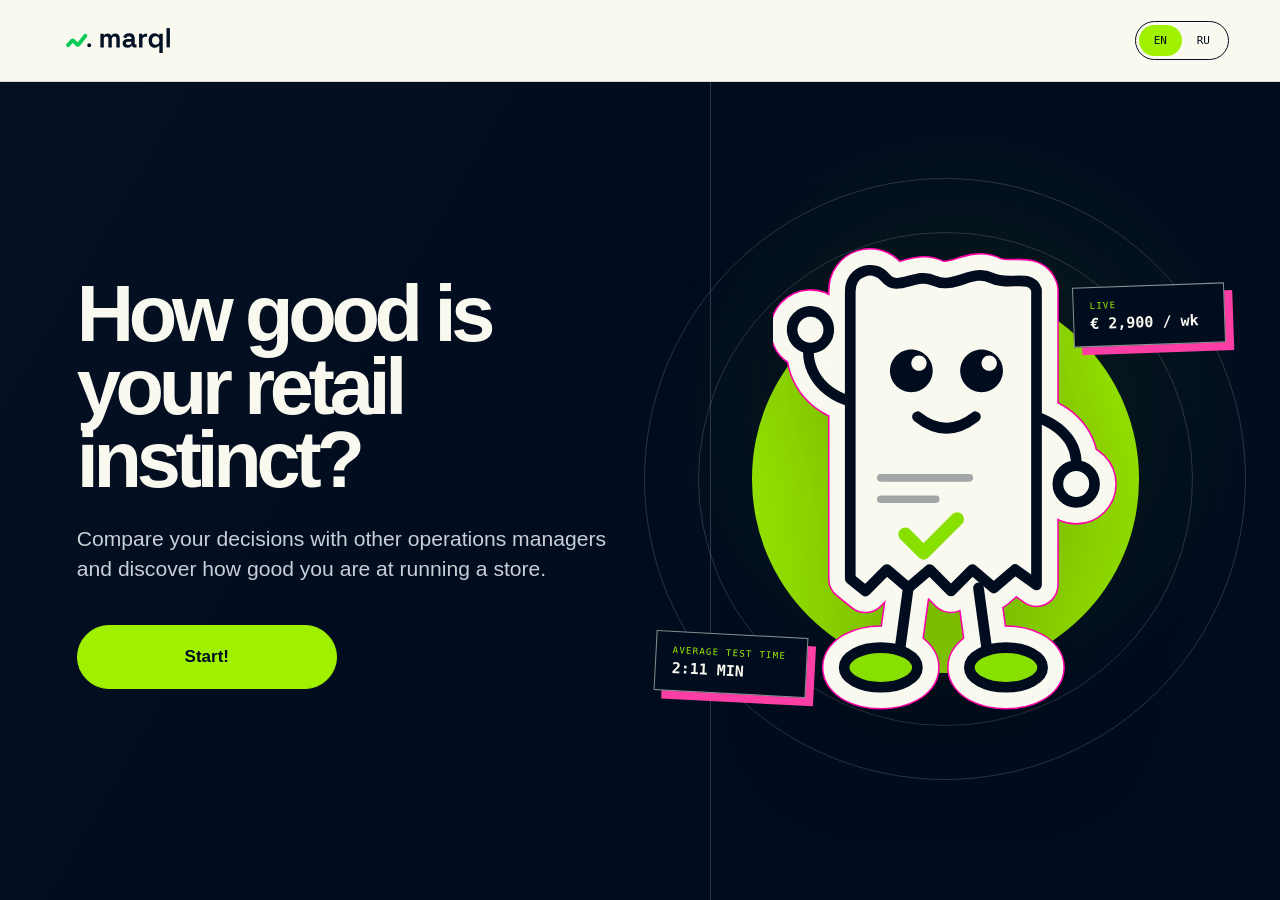
<file: index.html>
<!doctype html>
<html lang="en">
  <head>
    <meta charset="UTF-8" />
    <meta name="viewport" content="width=device-width, initial-scale=1.0, viewport-fit=cover" />
    <meta name="theme-color" content="#010d1f" />
    <meta
      name="description"
      content="A five-decision retail operations game by marql. Compare your calls with other operators and discover your management style."
    />
    <title>Retail instincts — a marql decision game</title>
    <link rel="stylesheet" href="styles.css?v=20261006-8" />
  </head>
  <body>
    <div class="site-shell">
      <header class="topbar" aria-label="Site header">
        <button class="brand" id="brandButton" type="button" aria-label="Back to the start">
          <span class="brand-logo-shell">
            <img class="brand-logo" src="assets/marql-logo-light.svg" alt="marql" />
          </span>
        </button>

        <div class="language-switch" role="group" aria-label="Language">
          <button class="language-button is-active" type="button" data-lang="en" aria-pressed="true">EN</button>
          <button class="language-button" type="button" data-lang="ru" aria-pressed="false">RU</button>
        </div>
      </header>

      <main id="app" tabindex="-1">
        <section class="screen intro-screen main-intro is-active" id="introScreen" aria-labelledby="introTitle">
          <div class="intro-copy">
            <h1 id="introTitle" data-i18n="introTitle">How good is your retail instinct?</h1>
            <p class="intro-lead" data-i18n="introLead">
              Compare your decisions with other operations managers and discover how good you are at running a store.
            </p>
            <button class="primary-button start-button" id="startButton" type="button">
              <span data-i18n="start">Start!</span>
            </button>
          </div>

          <div class="mascot-stage" aria-label="marql receipt mascot">
            <div class="orbit orbit-one" aria-hidden="true"></div>
            <div class="orbit orbit-two" aria-hidden="true"></div>
            <div class="mascot-halo" aria-hidden="true"></div>
            <img src="assets/receipt-mascot-animated.svg" alt="A cheerful receipt mascot waving hello" />
            <div class="mascot-note note-top" aria-hidden="true">
              <span>LIVE</span>
              <strong>€ 2,900 / wk</strong>
            </div>
            <div class="mascot-note note-bottom" aria-hidden="true">
              <span data-i18n="averageTime">AVERAGE TEST TIME</span>
              <strong data-i18n="averageTimeValue">2:11 MIN</strong>
            </div>
          </div>
        </section>

        <section class="screen game-screen" id="gameScreen" aria-live="polite" aria-labelledby="questionTitle">
          <div class="game-header">
            <div>
              <p class="eyebrow dark" id="questionKicker">Situation 01</p>
              <p class="progress-copy"><span id="progressCurrent">1</span> / 5</p>
            </div>
            <div class="progress-track" aria-label="Question progress">
              <span></span><span></span><span></span><span></span><span></span>
            </div>
          </div>

          <div class="question-layout">
            <aside class="signal-panel" aria-label="Store signal">
              <p class="signal-label" id="signalLabel">Weekly sales at risk</p>
              <p class="signal-value" id="signalValue">€ 6,400</p>
              <p class="signal-detail" id="signalDetail">8 days until regular delivery</p>
              <div class="signal-bars" aria-hidden="true">
                <span></span><span></span><span></span><span></span><span></span><span></span><span></span><span></span>
              </div>
              <div class="question-mascot" id="questionMascot" role="img" aria-label="">
                <span class="question-mascot-halo" aria-hidden="true"></span>
                <img id="questionMascotImage" src="assets/Group.svg" alt="" />
                <span class="question-mascot-shadow" aria-hidden="true"></span>
              </div>
            </aside>

            <div class="question-panel">
              <div class="question-heading">
                <p class="question-tag" id="questionTag">INVENTORY</p>
                <h2 id="questionTitle"></h2>
                <p id="questionContext"></p>
              </div>

              <div class="options-grid" id="optionsGrid" role="radiogroup" aria-label="Decision options"></div>

              <div class="peer-panel" id="peerPanel" hidden>
                <div class="peer-heading">
                  <div>
                    <p class="eyebrow dark" data-i18n="peerPulse">Peer pulse</p>
                    <h3 data-i18n="peerTitle">How operators answered</h3>
                  </div>
                  <p class="peer-match" id="peerMatch"></p>
                </div>
                <div class="peer-bars" id="peerBars"></div>
                <p class="peer-note" data-i18n="peerNote">Illustrative benchmark for this game.</p>
                <button class="primary-button continue-button" id="continueButton" type="button">
                  <span data-i18n="next">Next situation</span>
                  <span class="button-icon" aria-hidden="true">→</span>
                </button>
              </div>
            </div>
          </div>
        </section>

        <section class="screen result-screen" id="resultScreen" aria-live="polite" aria-labelledby="resultTitle">
          <div class="result-intro">
            <h2 id="resultTitle">You are — The balanced operator</h2>
            <p id="resultSummary"></p>
          </div>

          <div class="result-grid">
            <div class="risk-card">
              <div class="card-heading">
                <span data-i18n="decisionStyle">Decision style</span>
                <strong id="riskScore">52 / 100</strong>
              </div>

              <div class="risk-plot" id="riskPlot">
                <svg viewBox="0 0 720 170" role="img" aria-label="Your position from conservative to bold">
                  <defs>
                    <linearGradient id="areaFill" x1="0" x2="1">
                      <stop offset="0" stop-color="#faf9f0" stop-opacity="0.05" />
                      <stop offset="0.55" stop-color="#9ff100" stop-opacity="0.24" />
                      <stop offset="1" stop-color="#ff5ca8" stop-opacity="0.18" />
                    </linearGradient>
                  </defs>
                  <path class="plot-grid" d="M40 20V145M200 20V145M360 20V145M520 20V145M680 20V145" />
                  <path class="plot-area" d="M40 132 C150 120, 225 82, 330 96 S530 25, 680 52 L680 145 L40 145 Z" />
                  <path class="plot-line" d="M40 132 C150 120, 225 82, 330 96 S530 25, 680 52" />
                  <g id="decisionDots"></g>
                </svg>
                <div class="plot-marker" id="plotMarker">
                  <span data-i18n="you">YOU</span>
                </div>
              </div>

              <div class="scale-labels">
                <span data-i18n="conservative">Conservative</span>
                <span data-i18n="calculated">Calculated</span>
                <span data-i18n="bold">Bold</span>
              </div>
            </div>

            <div class="score-stack">
              <article class="score-card lime-card">
                <p data-i18n="decisionQuality">Decision quality</p>
                <strong id="qualityScore">80</strong>
                <span>/ 100</span>
              </article>
              <article class="score-card peer-card">
                <p data-i18n="majorityMatches">Majority matches</p>
                <strong id="majorityMatches">3 / 5</strong>
                <span data-i18n="amongScenarios">across the five calls</span>
              </article>
            </div>

            <article class="profile-card">
              <p class="eyebrow dark" data-i18n="profileLabel">Your management read</p>
              <h3 id="profileHeading"></h3>
              <p id="profileBody"></p>
              <div class="strength-list" id="strengthList"></div>
              <div class="share-control">
                <button class="share-button" id="shareButton" type="button" data-i18n="shareResult" aria-expanded="false" aria-controls="shareMenu">Share result</button>
                <div class="share-menu" id="shareMenu" hidden>
                  <a class="share-platform linkedin" id="linkedinShare" href="#" target="_blank" rel="noreferrer">LinkedIn</a>
                  <a class="share-platform x-twitter" id="xShare" href="#" target="_blank" rel="noreferrer">X / Twitter</a>
                </div>
              </div>
            </article>

            <article class="cta-card">
              <p class="eyebrow" data-i18n="nextMove">Your next move</p>
              <h3 data-i18n="ctaTitle">Great operators still need a second pair of eyes.</h3>
              <p data-i18n="ctaBody">
                marql connects your store data, surfaces the decisions with money at stake, and helps you measure what each call was worth.
              </p>
              <div class="cta-primary-action">
                <a class="cta-link" href="https://marql.one/" target="_blank" rel="noreferrer" data-i18n="tryMarql">Try marql</a>
                <p class="cta-offer" data-i18n="freeMonthNote">1st month free</p>
              </div>
            </article>
          </div>
        </section>
      </main>
    </div>

    <script src="app.js?v=20261006-6"></script>
  </body>
</html>
</file>
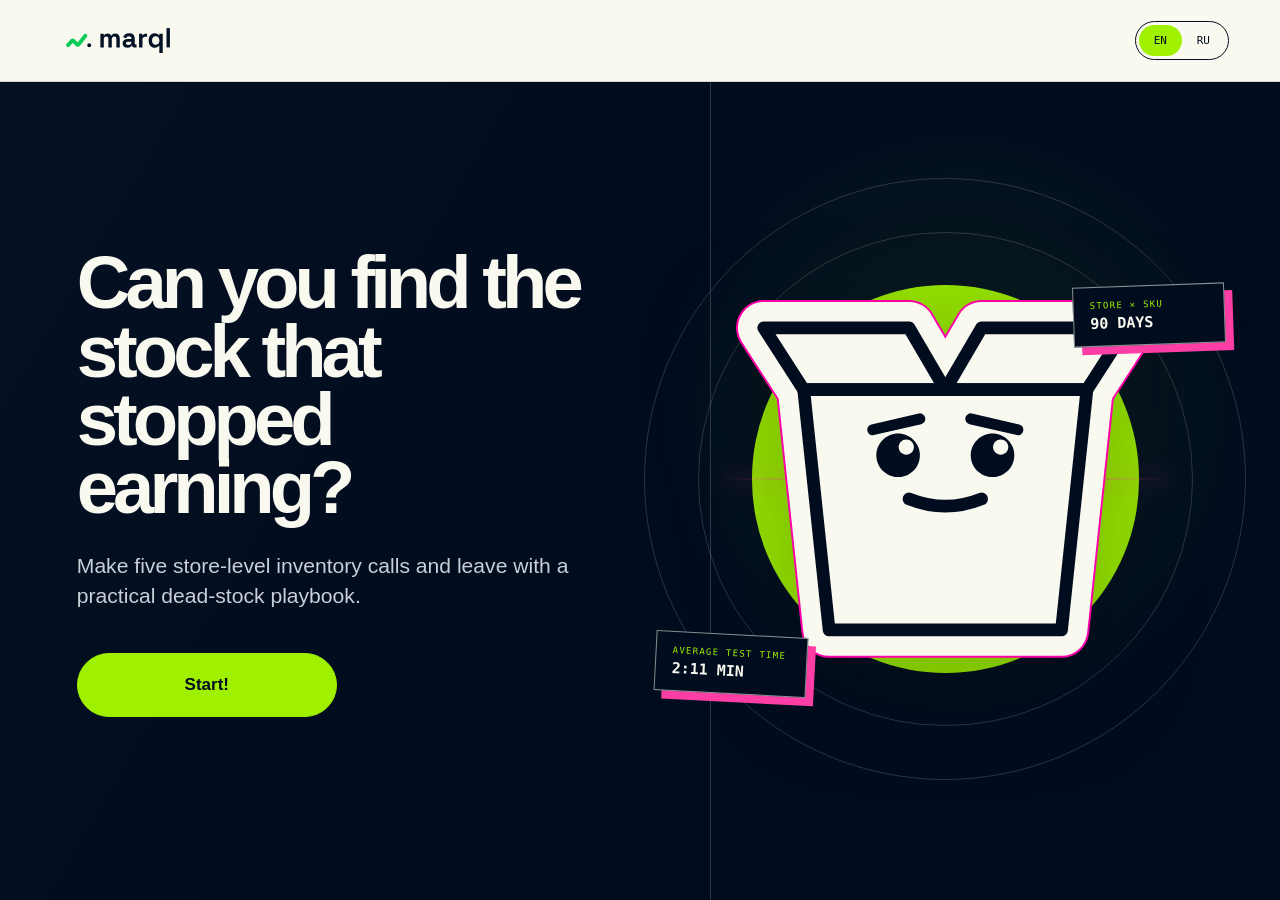
<file: dead-stock/index.html>
<!doctype html>
<html lang="en">
  <head>
    <meta charset="UTF-8" />
    <meta name="viewport" content="width=device-width, initial-scale=1.0, viewport-fit=cover" />
    <meta name="theme-color" content="#010d1f" />
    <meta
      name="description"
      content="A five-question marql game about finding and acting on dead stock store by store."
    />
    <title>Find the dead stock — a marql retail game</title>
    <link rel="stylesheet" href="../styles.css?v=20261006-8" />
    <link rel="stylesheet" href="../desigions/styles.css?v=20261006-6" />
    <link rel="stylesheet" href="styles.css?v=20261007-1" />
  </head>
  <body>
    <div class="site-shell">
      <header class="topbar" aria-label="Site header">
        <button class="brand" id="brandButton" type="button" aria-label="Back to the start">
          <span class="brand-logo-shell">
            <img class="brand-logo" src="../assets/marql-logo-light.svg" alt="marql" />
          </span>
        </button>

        <div class="language-switch" role="group" aria-label="Language">
          <button class="language-button is-active" type="button" data-lang="en" aria-pressed="true">EN</button>
          <button class="language-button" type="button" data-lang="ru" aria-pressed="false">RU</button>
        </div>
      </header>

      <main id="app" tabindex="-1">
        <section class="screen intro-screen knowledge-intro dead-stock-intro is-active" id="introScreen" aria-labelledby="introTitle">
          <div class="intro-copy">
            <h1 id="introTitle" data-i18n="introTitle">Can you find the stock that stopped earning?</h1>
            <p class="intro-lead" data-i18n="introLead">
              Make five store-level inventory calls and leave with a practical dead-stock playbook.
            </p>
            <button class="primary-button start-button" id="startButton" type="button">
              <span data-i18n="start">Start!</span>
            </button>
          </div>

          <div class="mascot-stage velocity-stage stock-stage" role="img" aria-label="A stock crate mascot ready for an inventory check">
            <div class="orbit orbit-one" aria-hidden="true"></div>
            <div class="orbit orbit-two" aria-hidden="true"></div>
            <div class="velocity-rings" aria-hidden="true"><span></span><span></span><span></span></div>
            <div class="mascot-halo" aria-hidden="true"></div>
            <img src="../assets/Group-6.svg" alt="" />
            <div class="mascot-note note-top" aria-hidden="true">
              <span data-i18n="scanLabel">STORE × SKU</span>
              <strong>90 DAYS</strong>
            </div>
            <div class="mascot-note note-bottom" aria-hidden="true">
              <span data-i18n="averageTime">AVERAGE TEST TIME</span>
              <strong data-i18n="averageTimeValue">2:11 MIN</strong>
            </div>
          </div>
        </section>

        <section class="screen game-screen knowledge-game dead-stock-game" id="gameScreen" aria-live="polite" aria-labelledby="questionTitle">
          <div class="game-header">
            <div>
              <p class="eyebrow dark" id="questionKicker">Check 01</p>
              <p class="progress-copy"><span id="progressCurrent">1</span> / 5</p>
            </div>
            <div class="progress-track five-step" aria-label="Question progress">
              <span></span><span></span><span></span><span></span><span></span>
            </div>
          </div>

          <div class="question-layout">
            <aside class="signal-panel" aria-label="Inventory signal">
              <p class="signal-label" id="signalLabel"></p>
              <p class="signal-value" id="signalValue"></p>
              <p class="signal-detail" id="signalDetail"></p>
              <div class="signal-bars" aria-hidden="true">
                <span></span><span></span><span></span><span></span><span></span><span></span><span></span><span></span>
              </div>
              <div class="question-mascot motion-sort" id="questionMascot" role="img" aria-label="">
                <span class="question-mascot-halo" aria-hidden="true"></span>
                <img id="questionMascotImage" src="../assets/Group-6.svg" alt="" />
                <span class="question-mascot-shadow" aria-hidden="true"></span>
              </div>
            </aside>

            <div class="question-panel">
              <div class="question-heading">
                <p class="question-tag" id="questionTag">STORE-LEVEL VIEW</p>
                <h2 id="questionTitle"></h2>
                <p id="questionContext"></p>
              </div>

              <div class="options-grid" id="optionsGrid" role="radiogroup" aria-label="Answer options"></div>

              <div class="lock-panel" id="lockPanel" hidden>
                <div>
                  <p class="eyebrow dark" data-i18n="decisionLogged">Decision logged</p>
                  <p data-i18n="revealLater">We will unpack the inventory logic at the end.</p>
                </div>
                <button class="primary-button continue-button" id="continueButton" type="button">
                  <span data-i18n="next">Next check</span>
                </button>
              </div>
            </div>
          </div>
        </section>

        <section class="screen result-screen knowledge-result" id="resultScreen" aria-live="polite" aria-labelledby="resultTitle">
          <div class="result-intro result-intro-grid">
            <div>
              <h2 id="resultTitle"></h2>
              <p id="resultSummary"></p>
            </div>
            <div class="result-score" aria-label="Quiz score">
              <span data-i18n="score">SCORE</span>
              <strong id="scoreValue">5 / 5</strong>
              <div class="score-dots five-score" id="scoreDots" aria-hidden="true"><i></i><i></i><i></i><i></i><i></i></div>
            </div>
          </div>

          <div class="answer-review" id="answerReview"></div>

          <article class="today-plan">
            <div>
              <p class="eyebrow dark" data-i18n="todayLabel">A practical first scan</p>
              <h3 data-i18n="todayTitle">Find the money, verify the units, match the action.</h3>
            </div>
            <ol>
              <li><span>01</span><p data-i18n="todayOne">Calculate days of cover for every product and store from the last 90 days of sales.</p></li>
              <li><span>02</span><p data-i18n="todayTwo">Count flagged stock and separate dead, slow and excess positions.</p></li>
              <li><span>03</span><p data-i18n="todayThree">Transfer, pause reorders or clear — then rerun the same list in one or two weeks.</p></li>
            </ol>
          </article>

          <p class="source-note">
            <span data-i18n="sourceLabel">Rules and examples are based on the marql article</span>
            <a href="https://marql.one/blog/how-to-find-dead-stock-in-a-retail-chain" target="_blank" rel="noreferrer" data-i18n="sourceLink">How to Find Dead Stock in a Retail Chain, Store by Store</a>.
          </p>

          <article class="cta-card knowledge-cta">
            <div>
              <p class="eyebrow" data-i18n="ctaEyebrow">From list to action</p>
              <h3 data-i18n="ctaTitle">marql finds dead stock store by store.</h3>
              <p data-i18n="ctaBody">
                Connect POS and ERP data to see days of cover and capital at cost, review transfer drafts and measure what each accepted action changed.
              </p>
            </div>
            <div class="cta-actions">
              <div class="cta-primary-action">
                <a class="cta-link cta-pill" href="https://marql.one/" target="_blank" rel="noreferrer" data-i18n="tryMarql">Try marql</a>
                <p class="cta-offer" data-i18n="freeMonthNote">1st month free</p>
              </div>
              <div class="share-control">
                <button class="share-button" id="shareButton" type="button" data-i18n="shareResult" aria-expanded="false" aria-controls="shareMenu">Share result</button>
                <div class="share-menu" id="shareMenu" hidden>
                  <a class="share-platform linkedin" id="linkedinShare" href="#" target="_blank" rel="noreferrer">LinkedIn</a>
                  <a class="share-platform x-twitter" id="xShare" href="#" target="_blank" rel="noreferrer">X / Twitter</a>
                </div>
              </div>
            </div>
          </article>
        </section>
      </main>
    </div>

    <script src="app.js?v=20261007-2"></script>
  </body>
</html>
</file>
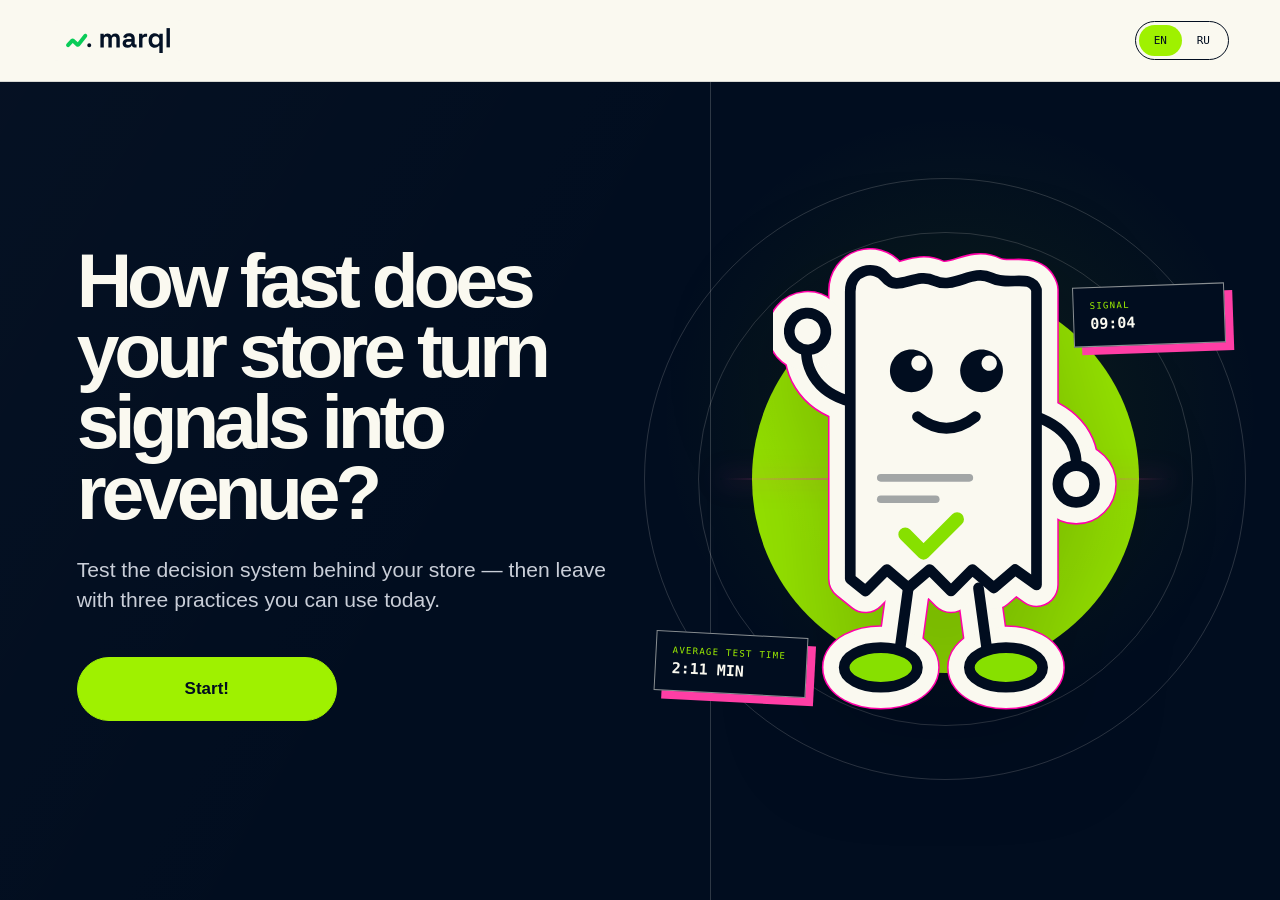
<file: desigions/index.html>
<!doctype html>
<html lang="en">
  <head>
    <meta charset="UTF-8" />
    <meta name="viewport" content="width=device-width, initial-scale=1.0, viewport-fit=cover" />
    <meta name="theme-color" content="#010d1f" />
    <meta
      name="description"
      content="A three-question marql game about decision velocity, trusted signals and measurable retail impact."
    />
    <title>Decision velocity — a marql retail game</title>
    <link rel="stylesheet" href="../styles.css?v=20261006-8" />
    <link rel="stylesheet" href="styles.css?v=20261006-6" />
  </head>
  <body>
    <div class="site-shell">
      <header class="topbar" aria-label="Site header">
        <button class="brand" id="brandButton" type="button" aria-label="Back to the start">
          <span class="brand-logo-shell">
            <img class="brand-logo" src="../assets/marql-logo-light.svg" alt="marql" />
          </span>
        </button>

        <div class="language-switch" role="group" aria-label="Language">
          <button class="language-button is-active" type="button" data-lang="en" aria-pressed="true">EN</button>
          <button class="language-button" type="button" data-lang="ru" aria-pressed="false">RU</button>
        </div>
      </header>

      <main id="app" tabindex="-1">
        <section class="screen intro-screen knowledge-intro is-active" id="introScreen" aria-labelledby="introTitle">
          <div class="intro-copy">
            <h1 id="introTitle" data-i18n="introTitle">How fast does your store turn signals into revenue?</h1>
            <p class="intro-lead" data-i18n="introLead">
              Test the decision system behind your store — then leave with three practices you can use today.
            </p>
            <button class="primary-button start-button" id="startButton" type="button">
              <span data-i18n="start">Start!</span>
            </button>
          </div>

          <div class="mascot-stage velocity-stage" aria-label="marql receipt mascot">
            <div class="orbit orbit-one" aria-hidden="true"></div>
            <div class="orbit orbit-two" aria-hidden="true"></div>
            <div class="velocity-rings" aria-hidden="true"><span></span><span></span><span></span></div>
            <div class="mascot-halo" aria-hidden="true"></div>
            <img src="../assets/receipt-mascot-animated.svg" alt="A cheerful receipt mascot waving hello" />
            <div class="mascot-note note-top" aria-hidden="true">
              <span data-i18n="signal">SIGNAL</span>
              <strong>09:04</strong>
            </div>
            <div class="mascot-note note-bottom" aria-hidden="true">
              <span data-i18n="averageTime">AVERAGE TEST TIME</span>
              <strong data-i18n="averageTimeValue">2:11 MIN</strong>
            </div>
          </div>
        </section>

        <section class="screen game-screen knowledge-game" id="gameScreen" aria-live="polite" aria-labelledby="questionTitle">
          <div class="game-header">
            <div>
              <p class="eyebrow dark" id="questionKicker">Decision 01</p>
              <p class="progress-copy"><span id="progressCurrent">1</span> / 3</p>
            </div>
            <div class="progress-track three-step" aria-label="Question progress">
              <span></span><span></span><span></span>
            </div>
          </div>

          <div class="question-layout">
            <aside class="signal-panel" aria-label="Decision signal">
              <p class="signal-label" id="signalLabel"></p>
              <p class="signal-value" id="signalValue"></p>
              <p class="signal-detail" id="signalDetail"></p>
              <div class="signal-bars" aria-hidden="true">
                <span></span><span></span><span></span><span></span><span></span><span></span><span></span><span></span>
              </div>
              <div class="question-mascot motion-roll" id="questionMascot" role="img" aria-label="">
                <span class="question-mascot-halo" aria-hidden="true"></span>
                <img id="questionMascotImage" src="../assets/Group.svg" alt="" />
                <span class="question-mascot-shadow" aria-hidden="true"></span>
              </div>
            </aside>

            <div class="question-panel">
              <div class="question-heading">
                <p class="question-tag" id="questionTag">REVENUE VELOCITY</p>
                <h2 id="questionTitle"></h2>
                <p id="questionContext"></p>
              </div>

              <div class="options-grid" id="optionsGrid" role="radiogroup" aria-label="Answer options"></div>

              <div class="lock-panel" id="lockPanel" hidden>
                <div>
                  <p class="eyebrow dark" data-i18n="decisionLogged">Decision logged</p>
                  <p data-i18n="revealLater">We will unpack the operating logic at the end.</p>
                </div>
                <button class="primary-button continue-button" id="continueButton" type="button">
                  <span data-i18n="next">Next question</span>
                  <span class="button-icon" aria-hidden="true">→</span>
                </button>
              </div>
            </div>
          </div>
        </section>

        <section class="screen result-screen knowledge-result" id="resultScreen" aria-live="polite" aria-labelledby="resultTitle">
          <div class="result-intro result-intro-grid">
            <div>
              <h2 id="resultTitle"></h2>
              <p id="resultSummary"></p>
            </div>
            <div class="result-score" aria-label="Quiz score">
              <span data-i18n="score">SCORE</span>
              <strong id="scoreValue">3 / 3</strong>
              <div class="score-dots" id="scoreDots" aria-hidden="true"><i></i><i></i><i></i></div>
            </div>
          </div>

          <div class="answer-review" id="answerReview"></div>

          <article class="today-plan">
            <div>
              <p class="eyebrow dark" data-i18n="todayLabel">A 30-minute start</p>
              <h3 data-i18n="todayTitle">Build one complete decision loop today.</h3>
            </div>
            <ol>
              <li><span>01</span><p data-i18n="todayOne">Choose one live issue and write down the money at stake.</p></li>
              <li><span>02</span><p data-i18n="todayTwo">Name the owner, source, action and decision deadline.</p></li>
              <li><span>03</span><p data-i18n="todayThree">Set the comparison and date that will prove the result.</p></li>
            </ol>
          </article>

          <article class="cta-card knowledge-cta">
            <div>
              <p class="eyebrow" data-i18n="ctaEyebrow">From habit to operating system</p>
              <h3 data-i18n="ctaTitle">marql makes every one of these loops faster.</h3>
              <p data-i18n="ctaBody">
                It connects your live data, ranks decisions by money at stake, shows every source and tracks what each approved action was worth — across every store.
              </p>
            </div>
            <div class="cta-actions">
              <div class="cta-primary-action">
                <a class="cta-link cta-pill" href="https://marql.one/" target="_blank" rel="noreferrer" data-i18n="tryMarql">Try marql</a>
                <p class="cta-offer" data-i18n="freeMonthNote">1st month free</p>
              </div>
              <div class="share-control">
                <button class="share-button" id="shareButton" type="button" data-i18n="shareResult" aria-expanded="false" aria-controls="shareMenu">Share result</button>
                <div class="share-menu" id="shareMenu" hidden>
                  <a class="share-platform linkedin" id="linkedinShare" href="#" target="_blank" rel="noreferrer">LinkedIn</a>
                  <a class="share-platform x-twitter" id="xShare" href="#" target="_blank" rel="noreferrer">X / Twitter</a>
                </div>
              </div>
            </div>
          </article>
        </section>
      </main>
    </div>

    <script src="app.js?v=20261006-6"></script>
  </body>
</html>
</file>
<file: styles.css>
:root {
  --navy: #010d1f;
  --navy-soft: #0a1628;
  --cream: #faf9f0;
  --cream-muted: #ebece2;
  --lime: #9ff100;
  --green: #87e000;
  --pink: #ff3ea5;
  --ink-muted: #7f899e;
  --line-dark: rgba(1, 13, 31, 0.14);
  --line-light: rgba(250, 249, 240, 0.18);
  --font-sans: "Geist", "Avenir Next", "Segoe UI", Helvetica, Arial, sans-serif;
  --font-mono: "Geist Mono", "SFMono-Regular", Consolas, monospace;
}

* {
  box-sizing: border-box;
}

html {
  min-width: 320px;
  background: var(--navy);
  scroll-behavior: smooth;
}

body {
  margin: 0;
  min-width: 320px;
  min-height: 100vh;
  color: var(--cream);
  background: var(--navy);
  font-family: var(--font-sans);
  -webkit-font-smoothing: antialiased;
}

button,
a {
  -webkit-tap-highlight-color: transparent;
}

button {
  font: inherit;
}

button:focus-visible,
a:focus-visible {
  outline: 3px solid var(--pink);
  outline-offset: 4px;
}

.site-shell {
  min-height: 100vh;
}

.topbar {
  position: fixed;
  z-index: 20;
  top: 0;
  left: 0;
  width: 100%;
  height: 82px;
  display: flex;
  align-items: center;
  justify-content: space-between;
  padding: 0 clamp(22px, 4vw, 68px);
  color: var(--navy);
  background: #faf9f0;
  border-bottom: 1px solid var(--line-dark);
  backdrop-filter: blur(16px);
  transition: color 240ms ease, background 240ms ease, border-color 240ms ease;
}

.topbar.on-light {
  color: var(--navy);
  background: #faf9f0;
  border-bottom-color: var(--line-dark);
}

.brand {
  display: flex;
  align-items: center;
  gap: 14px;
  padding: 0;
  color: inherit;
  background: none;
  border: 0;
  cursor: pointer;
}

.brand-logo-shell {
  display: grid;
  padding: 5px 9px;
  place-items: center;
  background: var(--cream);
  border-radius: 7px;
}

.brand-logo {
  display: block;
  width: 116px;
  height: auto;
}

.brand-name {
  font-size: 29px;
  font-weight: 780;
  letter-spacing: -0.07em;
}

.brand-name span {
  color: var(--lime);
}

.brand-divider {
  width: 1px;
  height: 22px;
  background: currentColor;
  opacity: 0.3;
}

.brand-label {
  font-family: var(--font-mono);
  font-size: 11px;
  letter-spacing: 0.12em;
  text-transform: uppercase;
  opacity: 0.72;
}

.language-switch {
  display: flex;
  padding: 3px;
  border: 1px solid currentColor;
  border-radius: 999px;
}

.language-button {
  width: 43px;
  height: 31px;
  padding: 0;
  color: inherit;
  background: transparent;
  border: 0;
  border-radius: 999px;
  font-family: var(--font-mono);
  font-size: 11px;
  cursor: pointer;
}

.language-button.is-active {
  color: var(--navy);
  background: var(--lime);
}

.screen {
  display: none;
  min-height: 100vh;
  padding-top: 82px;
}

.screen.is-active {
  display: grid;
  animation: screen-in 420ms cubic-bezier(0.2, 0.8, 0.2, 1) both;
}

@keyframes screen-in {
  from { opacity: 0; transform: translateY(12px); }
  to { opacity: 1; transform: translateY(0); }
}

.eyebrow {
  margin: 0;
  color: var(--lime);
  font-family: var(--font-mono);
  font-size: 12px;
  font-weight: 650;
  letter-spacing: 0.13em;
  line-height: 1.5;
  text-transform: uppercase;
}

.eyebrow.dark {
  color: #5a6579;
}

.intro-screen {
  position: relative;
  grid-template-columns: minmax(0, 1.05fr) minmax(360px, 0.95fr);
  align-items: center;
  min-height: 100svh;
  padding-right: clamp(24px, 5vw, 84px);
  padding-bottom: 58px;
  padding-left: clamp(24px, 6vw, 96px);
  overflow: hidden;
  background:
    radial-gradient(circle at 75% 46%, rgba(159, 241, 0, 0.08), transparent 28%),
    linear-gradient(120deg, rgba(255, 255, 255, 0.02), transparent 45%),
    var(--navy);
}

.intro-screen::before {
  content: "";
  position: absolute;
  top: 82px;
  bottom: 54px;
  left: 55.5%;
  border-left: 1px solid var(--line-light);
}

.main-intro {
  padding-bottom: 24px;
}

.main-intro::before {
  bottom: 0;
}

.intro-copy > h1:first-child {
  margin-top: 0;
}

.intro-copy {
  position: relative;
  z-index: 2;
  max-width: 780px;
  padding: 64px 5vw 56px 0;
}

.intro-copy h1 {
  max-width: 760px;
  margin: 24px 0 28px;
  font-size: clamp(54px, 6.2vw, 102px);
  font-weight: 650;
  letter-spacing: -0.067em;
  line-height: 0.92;
}

.intro-lead {
  max-width: 620px;
  margin: 0;
  color: #c9ced8;
  font-size: clamp(18px, 1.65vw, 25px);
  line-height: 1.42;
}

.primary-button {
  display: inline-flex;
  align-items: center;
  justify-content: space-between;
  gap: 48px;
  min-height: 58px;
  padding: 7px 8px 7px 24px;
  color: var(--navy);
  background: var(--lime);
  border: 1px solid var(--lime);
  border-radius: 999px;
  font-size: 15px;
  font-weight: 700;
  cursor: pointer;
  transition: transform 180ms ease, background 180ms ease;
}

.primary-button:hover {
  transform: translateY(-2px);
  background: #b4ff3d;
}

.button-icon {
  display: grid;
  width: 43px;
  height: 43px;
  place-items: center;
  color: var(--cream);
  background: var(--navy);
  border-radius: 50%;
  font-size: 20px;
}

.start-button {
  margin-top: 42px;
  width: 260px;
  min-width: 260px;
  min-height: 64px;
  justify-content: center;
  padding: 12px 38px;
  font-size: 17px;
}

.start-button > span {
  display: block;
  width: 100%;
  text-align: center;
}

.mascot-stage {
  position: relative;
  display: grid;
  width: min(42vw, 620px);
  aspect-ratio: 1 / 1;
  place-items: center;
  justify-self: center;
}

.mascot-stage img {
  position: relative;
  z-index: 3;
  width: min(64%, 390px);
  height: auto;
  filter: drop-shadow(0 30px 55px rgba(0, 0, 0, 0.2));
  animation: mascot-float 4.5s ease-in-out infinite;
}

@keyframes mascot-float {
  0%, 100% { transform: translateY(0) rotate(-1deg); }
  50% { transform: translateY(-13px) rotate(1deg); }
}

.mascot-halo {
  position: absolute;
  width: 72%;
  height: 72%;
  background: var(--lime);
  border-radius: 50%;
  opacity: 0.94;
  filter: blur(0);
}

.orbit {
  position: absolute;
  border: 1px solid rgba(250, 249, 240, 0.16);
  border-radius: 50%;
}

.orbit-one { width: 92%; height: 92%; }
.orbit-two { width: 112%; height: 112%; }

.mascot-note {
  position: absolute;
  z-index: 5;
  min-width: 152px;
  padding: 13px 16px;
  color: var(--cream);
  background: var(--navy);
  border: 1px solid rgba(250, 249, 240, 0.55);
  box-shadow: 8px 8px 0 var(--pink);
  font-family: var(--font-mono);
  transform: rotate(-2deg);
}

.mascot-note span {
  display: block;
  color: var(--lime);
  font-size: 9px;
  letter-spacing: 0.14em;
}

.mascot-note strong {
  display: block;
  margin-top: 4px;
  font-size: 15px;
}

.note-top { top: 14%; right: -2%; }
.note-bottom { bottom: 10%; left: -4%; transform: rotate(3deg); }

.intro-footer {
  position: absolute;
  right: 0;
  bottom: 0;
  left: 0;
  display: flex;
  height: 54px;
  align-items: center;
  justify-content: space-around;
  color: var(--navy);
  background: var(--lime);
  font-family: var(--font-mono);
  font-size: 11px;
  letter-spacing: 0.14em;
}

.game-screen {
  color: var(--navy);
  background: var(--cream);
}

.game-header {
  display: grid;
  grid-template-columns: 220px 1fr;
  gap: 40px;
  align-items: end;
  padding: 44px clamp(24px, 5vw, 72px) 28px;
  border-bottom: 1px solid var(--line-dark);
}

.game-screen:not(.knowledge-game) .game-header {
  padding-top: 28px;
  padding-bottom: 20px;
}

.progress-copy {
  margin: 5px 0 0;
  font-family: var(--font-mono);
  font-size: 13px;
}

.progress-track {
  display: grid;
  grid-template-columns: repeat(5, 1fr);
  gap: 8px;
}

.progress-track span {
  height: 6px;
  background: #dfe1d8;
  border-radius: 99px;
  transition: background 240ms ease;
}

.progress-track span.is-complete,
.progress-track span.is-current {
  background: var(--navy);
}

.progress-track span.is-current {
  background: var(--lime);
  box-shadow: inset 0 0 0 1px var(--navy);
}

.question-layout {
  display: grid;
  grid-template-columns: minmax(250px, 0.36fr) minmax(0, 1fr);
  min-height: calc(100vh - 184px);
}

.signal-panel {
  position: relative;
  padding: clamp(32px, 5vw, 70px);
  color: var(--cream);
  background: var(--navy);
  border-right: 1px solid var(--navy);
  overflow: hidden;
}

.signal-topline {
  display: flex;
  align-items: center;
  gap: 9px;
  color: #9ba5b5;
  font-family: var(--font-mono);
  font-size: 10px;
  letter-spacing: 0.13em;
  text-transform: uppercase;
}

.signal-dot {
  width: 8px;
  height: 8px;
  background: var(--lime);
  border-radius: 50%;
  box-shadow: 0 0 0 5px rgba(159, 241, 0, 0.12);
}

.signal-label {
  margin: 72px 0 10px;
  color: #a3acba;
  font-size: 14px;
}

.game-screen:not(.knowledge-game) .signal-label {
  margin-top: 0;
}

.game-screen:not(.knowledge-game) .signal-panel {
  padding-top: 34px;
  padding-bottom: 34px;
}

.game-screen:not(.knowledge-game) .signal-bars {
  height: 104px;
  margin-top: 34px;
}

.game-screen:not(.knowledge-game) .question-mascot {
  height: 205px;
  margin-top: 22px;
}

.game-screen:not(.knowledge-game) .question-mascot img {
  max-height: 182px;
}

.signal-value {
  margin: 0;
  color: var(--lime);
  font-family: var(--font-mono);
  font-size: clamp(38px, 4vw, 66px);
  letter-spacing: -0.06em;
}

.signal-detail {
  max-width: 280px;
  margin: 18px 0 0;
  color: #c8ced7;
  font-size: 15px;
  line-height: 1.5;
}

.signal-bars {
  display: flex;
  height: 130px;
  align-items: end;
  gap: 8px;
  margin-top: 72px;
  padding-bottom: 12px;
  border-bottom: 1px solid rgba(250, 249, 240, 0.22);
}

.signal-bars span {
  flex: 1;
  min-width: 5px;
  background: var(--cream);
  opacity: 0.22;
}

.signal-bars span:nth-child(1) { height: 26%; }
.signal-bars span:nth-child(2) { height: 39%; }
.signal-bars span:nth-child(3) { height: 31%; }
.signal-bars span:nth-child(4) { height: 55%; }
.signal-bars span:nth-child(5) { height: 51%; }
.signal-bars span:nth-child(6) { height: 68%; }
.signal-bars span:nth-child(7) { height: 59%; }
.signal-bars span:nth-child(8) { height: 92%; background: var(--lime); opacity: 1; }

.question-mascot {
  position: relative;
  display: grid;
  width: min(100%, 250px);
  height: 250px;
  margin: 38px auto 0;
  place-items: center;
  isolation: isolate;
}

.question-mascot-halo {
  position: absolute;
  z-index: -2;
  width: 82%;
  aspect-ratio: 1;
  background: var(--lime);
  border-radius: 52% 48% 55% 45% / 45% 55% 48% 52%;
  opacity: 0.92;
  animation: mascot-halo-turn 12s linear infinite;
}

.question-mascot img {
  z-index: 1;
  display: block;
  width: 78%;
  max-height: 220px;
  object-fit: contain;
  filter: drop-shadow(0 18px 24px rgba(0, 0, 0, 0.22));
  transform-origin: 50% 82%;
  will-change: transform;
}

.question-mascot-shadow {
  position: absolute;
  z-index: -1;
  bottom: 7px;
  width: 58%;
  height: 14px;
  background: rgba(0, 0, 0, 0.34);
  border-radius: 50%;
  filter: blur(6px);
  animation: mascot-shadow 2.1s ease-in-out infinite;
}

.question-mascot.motion-roll img {
  animation: mascot-roll 2.4s cubic-bezier(0.45, 0, 0.2, 1) infinite;
}

.question-mascot.motion-count img {
  animation: mascot-count 1.8s ease-in-out infinite;
}

.question-mascot.motion-lift img {
  animation: mascot-lift 2.2s cubic-bezier(0.45, 0, 0.2, 1) infinite;
}

.question-mascot.motion-scan img {
  animation: mascot-scan 1.65s ease-in-out infinite;
  transform-origin: 44% 72%;
}

.question-mascot.motion-scan::after {
  content: "";
  position: absolute;
  z-index: 2;
  top: 31%;
  right: 0;
  width: 45%;
  height: 2px;
  background: linear-gradient(90deg, var(--lime), transparent);
  box-shadow: 0 0 10px var(--lime);
  transform-origin: left center;
  animation: scan-beam 1.65s ease-in-out infinite;
}

.question-mascot.motion-inspect img {
  width: 61%;
  animation: mascot-inspect 2.6s ease-in-out infinite;
}

@keyframes mascot-halo-turn {
  to { transform: rotate(360deg); }
}

@keyframes mascot-shadow {
  0%, 100% { opacity: 0.38; transform: scaleX(1); }
  50% { opacity: 0.22; transform: scaleX(0.78); }
}

@keyframes mascot-roll {
  0%, 12%, 88%, 100% { transform: translateX(-9px) rotate(-2deg); }
  45% { transform: translateX(11px) rotate(2deg); }
  58% { transform: translateX(11px) rotate(-1deg); }
}

@keyframes mascot-count {
  0%, 100% { transform: translateY(2px) rotate(-1.5deg) scale(1); }
  38% { transform: translateY(-10px) rotate(1.5deg) scale(1.02); }
  50% { transform: translateY(-7px) rotate(-1deg) scale(1.02); }
  62% { transform: translateY(-10px) rotate(1deg) scale(1.02); }
}

@keyframes mascot-lift {
  0%, 20%, 100% { transform: translateY(4px) scaleY(0.98); }
  43% { transform: translateY(-17px) scaleY(1.02); }
  58% { transform: translateY(-17px) rotate(2deg); }
  75% { transform: translateY(1px) scaleY(0.98); }
}

@keyframes mascot-scan {
  0%, 100% { transform: translateX(-4px) rotate(-8deg); }
  50% { transform: translateX(7px) rotate(8deg); }
}

@keyframes scan-beam {
  0%, 100% { opacity: 0.1; transform: rotate(-10deg) scaleX(0.65); }
  50% { opacity: 0.9; transform: rotate(10deg) scaleX(1); }
}

@keyframes mascot-inspect {
  0%, 100% { transform: translateY(2px) rotate(-3deg); }
  35% { transform: translateY(-12px) rotate(3deg); }
  65% { transform: translateY(-7px) rotate(-1deg); }
}

.question-panel {
  padding: clamp(36px, 5vw, 72px);
}

.game-screen:not(.knowledge-game) .question-panel {
  padding-top: 34px;
  padding-bottom: 34px;
}

.question-heading {
  max-width: 920px;
}

.question-tag {
  display: inline-block;
  margin: 0 0 18px;
  padding: 6px 10px;
  color: var(--navy);
  background: var(--lime);
  border-radius: 4px;
  font-family: var(--font-mono);
  font-size: 10px;
  font-weight: 700;
  letter-spacing: 0.13em;
}

.question-heading h2 {
  margin: 0;
  max-width: 980px;
  font-size: clamp(31px, 3.45vw, 58px);
  font-weight: 620;
  letter-spacing: -0.052em;
  line-height: 1.03;
}

.question-heading > p:last-child {
  max-width: 830px;
  margin: 22px 0 0;
  color: #596376;
  font-size: 16px;
  line-height: 1.55;
}

.options-grid {
  display: grid;
  grid-template-columns: repeat(2, minmax(0, 1fr));
  gap: 12px;
  margin-top: 38px;
}

.game-screen:not(.knowledge-game) .options-grid {
  margin-top: 28px;
}

.game-screen:not(.knowledge-game) .option-button {
  min-height: 112px;
  padding-top: 18px;
  padding-bottom: 18px;
}

.game-screen:not(.knowledge-game) .option-letter {
  margin-bottom: 9px;
}

@media (min-width: 981px) and (max-height: 820px) {
  .game-screen:not(.knowledge-game) .game-header {
    padding-top: 18px;
    padding-bottom: 14px;
  }

  .game-screen:not(.knowledge-game) .signal-panel,
  .game-screen:not(.knowledge-game) .question-panel {
    padding-top: 24px;
    padding-bottom: 24px;
  }

  .game-screen:not(.knowledge-game) .signal-value {
    font-size: 48px;
  }

  .game-screen:not(.knowledge-game) .signal-detail {
    margin-top: 10px;
  }

  .game-screen:not(.knowledge-game) .signal-bars {
    height: 72px;
    margin-top: 22px;
  }

  .game-screen:not(.knowledge-game) .question-mascot {
    height: 150px;
    margin-top: 14px;
  }

  .game-screen:not(.knowledge-game) .question-mascot img {
    max-height: 136px;
  }

  .game-screen:not(.knowledge-game) .question-tag {
    margin-bottom: 11px;
  }

  .game-screen:not(.knowledge-game) .question-heading h2 {
    font-size: clamp(30px, 3vw, 46px);
  }

  .game-screen:not(.knowledge-game) .question-heading > p:last-child {
    margin-top: 13px;
    font-size: 14px;
  }

  .game-screen:not(.knowledge-game) .options-grid {
    margin-top: 20px;
  }

  .game-screen:not(.knowledge-game) .option-button {
    min-height: 94px;
    padding-top: 14px;
    padding-bottom: 14px;
  }

  .game-screen:not(.knowledge-game) .option-text {
    font-size: 15px;
  }
}

.option-button {
  position: relative;
  min-height: 124px;
  padding: 22px 56px 22px 22px;
  color: var(--navy);
  text-align: left;
  background: transparent;
  border: 1px solid rgba(1, 13, 31, 0.22);
  border-radius: 10px;
  cursor: pointer;
  transition: transform 180ms ease, background 180ms ease, border-color 180ms ease;
}

.option-button:hover:not(:disabled) {
  transform: translateY(-2px);
  background: #f2f3e9;
  border-color: var(--navy);
}

.option-button:disabled {
  cursor: default;
}

.option-button.is-selected {
  background: var(--lime);
  border-color: var(--navy);
}

.option-button.is-muted {
  opacity: 0.48;
}

.option-letter {
  display: block;
  margin-bottom: 13px;
  color: #6d7688;
  font-family: var(--font-mono);
  font-size: 10px;
  font-weight: 700;
}

.option-button.is-selected .option-letter {
  color: var(--navy);
}

.option-text {
  display: block;
  font-size: 16px;
  font-weight: 600;
  line-height: 1.36;
}

.option-check {
  position: absolute;
  top: 50%;
  right: 18px;
  display: grid;
  width: 30px;
  height: 30px;
  place-items: center;
  border: 1px solid rgba(1, 13, 31, 0.25);
  border-radius: 50%;
  transform: translateY(-50%);
}

.option-button.is-selected .option-check {
  color: var(--cream);
  background: var(--navy);
}

.peer-panel {
  margin-top: 34px;
  padding: 28px;
  background: #eff1e5;
  border: 1px solid var(--line-dark);
  border-radius: 10px;
}

.peer-panel[hidden] {
  display: none;
}

.peer-heading {
  display: flex;
  align-items: end;
  justify-content: space-between;
  gap: 24px;
}

.peer-heading h3 {
  margin: 5px 0 0;
  font-size: 22px;
  letter-spacing: -0.03em;
}

.peer-match {
  margin: 0;
  font-family: var(--font-mono);
  font-size: 11px;
  text-align: right;
  text-transform: uppercase;
}

.peer-bars {
  display: grid;
  gap: 8px;
  margin-top: 22px;
}

.peer-row {
  display: grid;
  grid-template-columns: 26px 1fr 42px;
  gap: 10px;
  align-items: center;
  font-family: var(--font-mono);
  font-size: 10px;
}

.peer-bar {
  height: 7px;
  overflow: hidden;
  background: #d5d9cc;
  border-radius: 99px;
}

.peer-bar span {
  display: block;
  width: 0;
  height: 100%;
  background: var(--navy);
  border-radius: 99px;
  transition: width 560ms cubic-bezier(0.2, 0.8, 0.2, 1);
}

.peer-row.is-selected .peer-bar span {
  background: var(--green);
}

.peer-note {
  margin: 13px 0 0;
  color: #757d8c;
  font-size: 11px;
}

.continue-button {
  width: 100%;
  margin-top: 22px;
}

.result-screen {
  padding-right: clamp(24px, 5vw, 72px);
  padding-bottom: 70px;
  padding-left: clamp(24px, 5vw, 72px);
  background:
    radial-gradient(circle at 86% 16%, rgba(159, 241, 0, 0.08), transparent 22%),
    var(--navy);
}

.result-intro {
  padding: 64px 0 46px;
  border-bottom: 1px solid var(--line-light);
}

.result-intro h2 {
  max-width: 940px;
  margin: 18px 0 20px;
  font-size: clamp(46px, 6vw, 92px);
  font-weight: 640;
  letter-spacing: -0.065em;
  line-height: 0.95;
}

.result-screen:not(.knowledge-result) .result-intro h2 {
  margin-top: 0;
}

.result-intro > p:last-child {
  max-width: 980px;
  margin: 0;
  color: #bdc5d0;
  font-size: 20px;
  line-height: 1.62;
}

.result-grid {
  display: grid;
  grid-template-columns: minmax(0, 1.5fr) minmax(280px, 0.5fr);
  gap: 16px;
  padding-top: 16px;
}

.risk-card,
.profile-card,
.cta-card,
.score-card {
  border-radius: 12px;
}

.risk-card {
  min-width: 0;
  padding: clamp(24px, 3.2vw, 46px);
  border: 1px solid var(--line-light);
}

.card-heading {
  display: flex;
  align-items: center;
  justify-content: space-between;
  color: #aab2bf;
  font-size: 13px;
}

.card-heading strong {
  color: var(--lime);
  font-family: var(--font-mono);
  font-size: 14px;
}

.risk-plot {
  position: relative;
  margin-top: 28px;
}

.risk-plot svg {
  display: block;
  width: 100%;
  overflow: visible;
}

.plot-grid {
  fill: none;
  stroke: rgba(250, 249, 240, 0.1);
  stroke-width: 1;
}

.plot-area { fill: url(#areaFill); }
.plot-line { fill: none; stroke: var(--cream); stroke-width: 2; }

.decision-dot {
  fill: var(--navy);
  stroke: var(--lime);
  stroke-width: 4;
}

.plot-marker {
  position: absolute;
  bottom: 9%;
  left: 50%;
  width: 2px;
  height: 78%;
  background: var(--pink);
  transform: translateX(-50%);
  transition: left 720ms cubic-bezier(0.2, 0.8, 0.2, 1);
}

.plot-marker::before {
  content: "";
  position: absolute;
  top: -4px;
  left: 50%;
  width: 12px;
  height: 12px;
  background: var(--pink);
  border: 3px solid var(--navy);
  border-radius: 50%;
  transform: translate(-50%, -50%);
}

.plot-marker span {
  position: absolute;
  top: -30px;
  left: 50%;
  padding: 5px 7px;
  color: var(--navy);
  background: var(--pink);
  font-family: var(--font-mono);
  font-size: 9px;
  font-weight: 800;
  transform: translateX(-50%);
}

.scale-labels {
  display: flex;
  justify-content: space-between;
  color: #8e98a8;
  font-family: var(--font-mono);
  font-size: 10px;
  text-transform: uppercase;
}

.score-stack {
  display: grid;
  grid-template-rows: 1fr 1fr;
  gap: 16px;
}

.score-card {
  padding: 30px;
}

.score-card p {
  margin: 0 0 20px;
  font-size: 13px;
}

.score-card strong {
  font-family: var(--font-mono);
  font-size: clamp(42px, 5vw, 68px);
  letter-spacing: -0.07em;
}

.score-card > span {
  display: block;
  margin-top: 4px;
  font-family: var(--font-mono);
  font-size: 11px;
}

.lime-card {
  color: var(--navy);
  background: var(--lime);
}

.peer-card {
  color: var(--navy);
  background: var(--cream);
}

.profile-card,
.cta-card {
  padding: clamp(28px, 4vw, 54px);
}

.profile-card {
  color: var(--navy);
  background: var(--cream);
}

.profile-card h3,
.cta-card h3 {
  margin: 14px 0 18px;
  font-size: clamp(29px, 3.2vw, 48px);
  letter-spacing: -0.05em;
  line-height: 1.03;
}

.profile-card > p:not(.eyebrow),
.cta-card > p:not(.eyebrow) {
  margin: 0;
  color: #5a6577;
  font-size: 16px;
  line-height: 1.6;
}

.profile-card > p:not(.eyebrow) {
  font-size: 18px;
  line-height: 1.67;
}

.strength-list {
  display: flex;
  flex-wrap: wrap;
  gap: 8px;
  margin-top: 28px;
}

.strength-pill {
  padding: 9px 12px;
  border: 1px solid rgba(1, 13, 31, 0.3);
  border-radius: 999px;
  font-family: var(--font-mono);
  font-size: 10px;
  text-transform: uppercase;
}

.cta-card {
  position: relative;
  overflow: hidden;
  border: 1px solid var(--lime);
}

.cta-card::after {
  content: none;
}

.cta-card > p:not(.eyebrow) {
  max-width: 680px;
  color: #b9c1ce;
}

.cta-link {
  position: relative;
  z-index: 1;
  display: inline-flex;
  align-items: center;
  justify-content: center;
  min-height: 58px;
  margin-top: 30px;
  padding: 0 30px;
  color: var(--navy);
  background: var(--lime);
  border: 1px solid var(--lime);
  border-radius: 999px;
  font-size: 16px;
  font-weight: 700;
  text-decoration: none;
  transition: background 180ms ease, transform 180ms ease;
}

.cta-link:hover {
  background: #b4ff3d;
  transform: translateY(-2px);
}

.cta-primary-action {
  position: relative;
  z-index: 1;
  display: flex;
  width: max-content;
  max-width: 100%;
  flex-direction: column;
  align-items: stretch;
}

.cta-offer,
.cta-card > .cta-primary-action .cta-offer {
  width: 100%;
  margin: 10px 0 0;
  color: var(--lime);
  font-family: var(--font-mono);
  font-size: 11px;
  font-weight: 700;
  letter-spacing: 0.08em;
  line-height: 1.4;
  text-align: center;
  text-transform: uppercase;
}

.share-button {
  position: relative;
  z-index: 1;
  display: inline-flex;
  min-height: 44px;
  align-items: center;
  justify-content: center;
  padding: 0 20px;
  color: var(--cream);
  background: var(--navy);
  border: 1px solid var(--navy);
  border-radius: 999px;
  font-family: var(--font-mono);
  font-size: 11px;
  letter-spacing: 0.08em;
  text-transform: uppercase;
  cursor: pointer;
  transition: color 180ms ease, background 180ms ease, border-color 180ms ease;
}

.share-button:hover {
  color: var(--navy);
  background: var(--cream);
  border-color: var(--navy);
}

.share-control {
  position: relative;
  z-index: 2;
  width: max-content;
  max-width: 100%;
  margin-top: 18px;
}

.profile-card .share-control {
  margin-top: 28px;
}

.profile-card .share-button:hover {
  color: var(--navy);
  background: var(--cream);
  border-color: var(--navy);
}

.cta-card .share-button {
  border-color: rgba(250, 249, 240, 0.42);
}

.cta-card .share-button:hover {
  color: var(--navy);
  background: var(--cream);
  border-color: var(--cream);
}

.share-menu {
  display: grid;
  grid-template-columns: repeat(2, minmax(0, 1fr));
  gap: 8px;
  margin-top: 9px;
}

.share-menu[hidden] {
  display: none;
}

.share-platform {
  display: inline-flex;
  min-height: 42px;
  align-items: center;
  justify-content: center;
  padding: 0 15px;
  border-radius: 999px;
  font-family: var(--font-mono);
  font-size: 11px;
  font-weight: 750;
  letter-spacing: 0.04em;
  text-decoration: none;
  white-space: nowrap;
  transition: filter 180ms ease, transform 180ms ease;
}

.share-platform:hover {
  filter: brightness(1.1);
  transform: translateY(-1px);
}

.share-platform.linkedin {
  color: #fff;
  background: #0a66c2;
}

.share-platform.x-twitter {
  color: #fff;
  background: #050505;
  border: 1px solid rgba(250, 249, 240, 0.3);
}

@media (max-width: 980px) {
  .intro-screen {
    grid-template-columns: 1fr 0.82fr;
  }

  .intro-screen::before {
    left: 58%;
  }

  .mascot-note {
    display: none;
  }

  .game-header {
    grid-template-columns: 150px 1fr;
  }

  .question-layout {
    grid-template-columns: 250px 1fr;
  }

  .options-grid {
    grid-template-columns: 1fr;
  }

  .signal-panel,
  .question-panel {
    padding: 36px 28px;
  }

  .result-grid {
    grid-template-columns: 1fr 260px;
  }
}

@media (max-width: 740px) {
  .share-control,
  .share-button,
  .share-menu {
    width: 100%;
  }

  .topbar {
    height: 68px;
    padding: 0 18px;
  }

  .brand-name {
    font-size: 25px;
  }

  .brand-logo-shell {
    padding: 4px 7px;
  }

  .brand-logo {
    width: 102px;
  }

  .brand-divider,
  .brand-label {
    display: none;
  }

  .language-button {
    width: 38px;
    height: 29px;
  }

  .screen {
    padding-top: 68px;
  }

  .intro-screen {
    grid-template-columns: 1fr;
    align-content: start;
    padding: 68px 20px 70px;
  }

  .main-intro {
    padding-bottom: 28px;
  }

  .intro-screen::before {
    display: none;
  }

  .intro-copy {
    padding: 42px 0 10px;
  }

  .intro-copy h1 {
    margin: 16px 0 20px;
    font-size: clamp(49px, 15.5vw, 74px);
    line-height: 0.94;
  }

  .intro-lead {
    font-size: 17px;
  }

  .start-button {
    width: 100%;
    margin-top: 28px;
  }

  .cta-primary-action,
  .cta-primary-action .cta-link {
    width: 100%;
  }

  .mascot-stage {
    width: min(100%, 410px);
    margin: 12px auto 0;
  }

  .mascot-stage img {
    width: 60%;
  }

  .orbit-two {
    width: 100%;
    height: 100%;
  }

  .intro-footer {
    height: 44px;
    overflow: hidden;
    justify-content: flex-start;
    gap: 28px;
    padding: 0 20px;
    white-space: nowrap;
  }

  .game-header {
    grid-template-columns: 82px 1fr;
    gap: 18px;
    padding: 28px 20px 20px;
  }

  .progress-track {
    gap: 5px;
  }

  .question-layout {
    grid-template-columns: 1fr;
  }

  .signal-panel {
    display: block;
    min-height: 156px;
    padding: 19px 122px 18px 20px;
  }

  .signal-topline {
    margin-bottom: 9px;
  }

  .signal-label,
  .signal-value,
  .signal-detail {
    margin: 0;
  }

  .signal-label {
    font-size: 12px;
  }

  .signal-value {
    margin-top: 3px;
    font-size: 31px;
  }

  .signal-detail {
    max-width: 210px;
    margin-top: 2px;
    font-size: 12px;
  }

  .signal-bars {
    display: none;
  }

  .question-mascot {
    position: absolute;
    top: 17px;
    right: 9px;
    width: 104px;
    height: 116px;
    margin: 0;
  }

  .question-mascot-halo {
    width: 96px;
  }

  .question-mascot img {
    width: 78px;
    max-height: 102px;
  }

  .question-mascot.motion-inspect img {
    width: 62px;
  }

  .question-mascot-shadow {
    bottom: 2px;
    height: 8px;
  }

  .question-panel {
    padding: 30px 20px 44px;
  }

  .question-heading h2 {
    font-size: 34px;
  }

  .question-heading > p:last-child {
    margin-top: 16px;
    font-size: 14px;
  }

  .options-grid {
    margin-top: 26px;
  }

  .option-button {
    min-height: 106px;
    padding: 18px 52px 18px 18px;
  }

  .option-text {
    font-size: 15px;
  }

  .peer-panel {
    margin-top: 24px;
    padding: 20px;
  }

  .peer-heading {
    align-items: start;
  }

  .peer-match {
    max-width: 110px;
  }

  .result-screen {
    padding: 68px 20px 42px;
  }

  .result-intro {
    padding: 42px 0 34px;
  }

  .result-intro h2 {
    font-size: 50px;
  }

  .result-intro > p:last-child {
    font-size: 17px;
  }

  .result-grid {
    grid-template-columns: 1fr;
  }

  .score-stack {
    grid-template-columns: 1fr 1fr;
    grid-template-rows: auto;
  }

  .score-card {
    padding: 22px;
  }

  .score-card p {
    min-height: 34px;
    margin-bottom: 10px;
  }

  .score-card strong {
    font-size: 38px;
  }

  .risk-card,
  .profile-card,
  .cta-card {
    padding: 24px 20px;
  }

  .risk-plot {
    margin-top: 42px;
  }

  .scale-labels {
    font-size: 8px;
  }
}

@media (max-width: 740px) {
  .game-screen:not(.knowledge-game) .signal-panel {
    padding: 19px 122px 18px 20px;
  }

  .game-screen:not(.knowledge-game) .question-panel {
    padding: 30px 20px 44px;
  }

  .game-screen:not(.knowledge-game) .question-mascot {
    width: 104px;
    height: 116px;
    margin: 0;
  }

  .game-screen:not(.knowledge-game) .question-mascot img {
    width: 78px;
    max-height: 102px;
  }

  .game-screen:not(.knowledge-game) .question-mascot.motion-inspect img {
    width: 62px;
  }

  .game-screen:not(.knowledge-game) .options-grid {
    margin-top: 26px;
  }

  .game-screen:not(.knowledge-game) .option-button {
    min-height: 106px;
    padding: 18px 52px 18px 18px;
  }
}

@media (prefers-reduced-motion: reduce) {
  *, *::before, *::after {
    scroll-behavior: auto !important;
    animation-duration: 0.01ms !important;
    animation-iteration-count: 1 !important;
    transition-duration: 0.01ms !important;
  }
}
</file>
<file: desigions/styles.css>
.knowledge-intro .intro-copy {
  max-width: 860px;
}

.knowledge-intro {
  padding-bottom: 24px;
}

.knowledge-intro::before {
  bottom: 0;
}

.knowledge-intro .intro-copy h1 {
  max-width: 840px;
  font-size: clamp(52px, 6vw, 94px);
}

.intro-subnote {
  margin: 18px 0 0;
  color: #7f899e;
  font-family: var(--font-mono);
  font-size: 10px;
  letter-spacing: 0.08em;
  text-transform: uppercase;
}

.velocity-stage::after {
  content: "";
  position: absolute;
  z-index: 2;
  width: 84%;
  height: 2px;
  background: linear-gradient(90deg, transparent, var(--pink), transparent);
  box-shadow: 0 0 24px rgba(255, 62, 165, 0.6);
  animation: velocity-scan 2.6s ease-in-out infinite;
}

.velocity-rings {
  position: absolute;
  z-index: 1;
  display: grid;
  width: 88%;
  height: 88%;
  place-items: center;
}

.velocity-rings span {
  position: absolute;
  width: 38%;
  aspect-ratio: 1;
  border: 1px solid rgba(1, 13, 31, 0.48);
  border-radius: 50%;
  animation: velocity-pulse 2.8s ease-out infinite;
}

.velocity-rings span:nth-child(2) { animation-delay: 0.8s; }
.velocity-rings span:nth-child(3) { animation-delay: 1.6s; }

@keyframes velocity-pulse {
  0% { opacity: 0.8; transform: scale(0.45); }
  75%, 100% { opacity: 0; transform: scale(2.4); }
}

@keyframes velocity-scan {
  0%, 100% { opacity: 0; transform: translateY(-150px); }
  15%, 80% { opacity: 1; }
  90% { opacity: 0; transform: translateY(150px); }
}

.three-step {
  grid-template-columns: repeat(3, 1fr);
}

.knowledge-game .game-header {
  padding-top: 28px;
  padding-bottom: 20px;
}

.knowledge-game .signal-label {
  margin-top: 0;
}

.knowledge-game .signal-panel,
.knowledge-game .question-panel {
  padding-top: 34px;
  padding-bottom: 34px;
}

.knowledge-game .signal-bars {
  height: 104px;
  margin-top: 34px;
}

.knowledge-game .question-mascot {
  height: 205px;
  margin-top: 22px;
}

.knowledge-game .question-mascot img {
  max-height: 182px;
}

.knowledge-game .options-grid {
  margin-top: 28px;
}

.knowledge-game .option-button {
  min-height: 112px;
  padding-top: 18px;
  padding-bottom: 18px;
}

.knowledge-game .option-letter {
  margin-bottom: 9px;
}

.knowledge-result .result-intro h2 {
  margin-top: 0;
}

@media (min-width: 981px) and (max-height: 820px) {
  .knowledge-game .game-header {
    padding-top: 18px;
    padding-bottom: 14px;
  }

  .knowledge-game .signal-panel,
  .knowledge-game .question-panel {
    padding-top: 24px;
    padding-bottom: 24px;
  }

  .knowledge-game .signal-value {
    font-size: 48px;
  }

  .knowledge-game .signal-detail {
    margin-top: 10px;
  }

  .knowledge-game .signal-bars {
    height: 72px;
    margin-top: 22px;
  }

  .knowledge-game .question-mascot {
    height: 150px;
    margin-top: 14px;
  }

  .knowledge-game .question-mascot img {
    max-height: 136px;
  }

  .knowledge-game .question-tag {
    margin-bottom: 11px;
  }

  .knowledge-game .question-heading h2 {
    font-size: clamp(30px, 3vw, 46px);
  }

  .knowledge-game .question-heading > p:last-child {
    margin-top: 13px;
    font-size: 14px;
  }

  .knowledge-game .options-grid {
    margin-top: 20px;
  }

  .knowledge-game .option-button {
    min-height: 94px;
    padding-top: 14px;
    padding-bottom: 14px;
  }

  .knowledge-game .option-text {
    font-size: 15px;
  }
}

.knowledge-game .question-mascot.motion-trace img {
  animation: trace-data 2.2s ease-in-out infinite;
}

.knowledge-game .question-mascot.motion-prove img {
  width: 64%;
  animation: prove-impact 2.5s ease-in-out infinite;
}

.knowledge-game .question-mascot.motion-trace::after {
  content: "";
  position: absolute;
  z-index: 2;
  top: 34%;
  left: 7%;
  width: 86%;
  height: 3px;
  background: linear-gradient(90deg, transparent, var(--pink), transparent);
  box-shadow: 0 0 10px var(--pink);
  animation: trace-line 2.2s ease-in-out infinite;
}

@keyframes trace-data {
  0%, 100% { transform: translateY(2px) rotate(-2deg); }
  45% { transform: translateY(-11px) rotate(2deg); }
  60% { transform: translateY(-9px) rotate(-1deg); }
}

@keyframes trace-line {
  0%, 100% { opacity: 0; transform: translateY(-55px); }
  30%, 70% { opacity: 0.9; }
  80% { opacity: 0; transform: translateY(76px); }
}

@keyframes prove-impact {
  0%, 100% { transform: translateY(4px) rotate(-3deg) scale(0.98); }
  35% { transform: translateY(-13px) rotate(2deg) scale(1.02); }
  58% { transform: translateY(-9px) rotate(-1deg) scale(1.02); }
}

.lock-panel {
  display: grid;
  grid-template-columns: 1fr auto;
  gap: 28px;
  align-items: center;
  margin-top: 28px;
  padding: 24px 26px;
  background: #eff1e5;
  border: 1px solid var(--line-dark);
  border-radius: 10px;
}

.lock-panel[hidden] {
  display: none;
}

.lock-panel p:last-child {
  margin: 5px 0 0;
  color: #5d6778;
  font-size: 14px;
}

.lock-panel .continue-button {
  width: auto;
  min-width: 245px;
  margin: 0;
}

.result-intro-grid {
  display: grid;
  grid-template-columns: minmax(0, 1fr) 230px;
  gap: 50px;
  align-items: end;
}

.result-intro-grid > div:first-child {
  min-width: 0;
}

.result-score {
  padding: 24px;
  color: var(--navy);
  background: var(--lime);
  border-radius: 10px;
}

.result-score > span {
  font-family: var(--font-mono);
  font-size: 10px;
  font-weight: 800;
  letter-spacing: 0.13em;
}

.result-score strong {
  display: block;
  margin: 12px 0 18px;
  font-family: var(--font-mono);
  font-size: 42px;
  letter-spacing: -0.08em;
}

.score-dots {
  display: grid;
  grid-template-columns: repeat(3, 1fr);
  gap: 6px;
}

.score-dots i {
  height: 7px;
  background: rgba(1, 13, 31, 0.18);
  border-radius: 99px;
}

.score-dots i.is-on {
  background: var(--navy);
}

.answer-review {
  display: grid;
  gap: 14px;
  margin-top: 16px;
}

.review-card {
  display: grid;
  grid-template-columns: 76px minmax(0, 0.82fr) minmax(0, 1.18fr);
  color: var(--navy);
  background: var(--cream);
  border: 1px solid transparent;
  border-radius: 12px;
  overflow: hidden;
}

.review-card.is-wrong {
  border-color: rgba(255, 62, 165, 0.75);
}

.review-number {
  display: grid;
  align-content: space-between;
  padding: 25px 16px;
  color: var(--cream);
  background: var(--navy-soft);
  border-right: 1px solid rgba(250, 249, 240, 0.14);
  font-family: var(--font-mono);
}

.review-number strong {
  font-size: 24px;
}

.review-status {
  writing-mode: vertical-rl;
  color: var(--lime);
  font-size: 9px;
  letter-spacing: 0.1em;
  transform: rotate(180deg);
}

.review-card.is-wrong .review-status {
  color: var(--pink);
}

.review-answer,
.review-application {
  padding: clamp(24px, 3.2vw, 44px);
}

.review-answer {
  border-right: 1px solid var(--line-dark);
}

.review-card .review-kicker {
  margin: 0 0 12px;
  color: #6f798a;
  font-family: var(--font-mono);
  font-size: 10px;
  font-weight: 700;
  letter-spacing: 0.11em;
  text-transform: uppercase;
}

.review-answer h3 {
  margin: 0;
  font-size: clamp(24px, 2.7vw, 40px);
  letter-spacing: -0.045em;
  line-height: 1.04;
}

.choice-readout {
  margin: 22px 0 0;
  padding-top: 15px;
  border-top: 1px solid var(--line-dark);
  color: #5c6678;
  font-size: 13px;
  line-height: 1.45;
}

.choice-readout strong {
  color: var(--navy);
}

.review-application h4 {
  margin: 0 0 9px;
  font-size: 16px;
}

.review-application p {
  margin: 0;
  color: #596376;
  font-size: 14px;
  line-height: 1.58;
}

.review-application .apply-now {
  margin-top: 24px;
  padding: 17px 18px;
  color: var(--navy);
  background: var(--lime);
  border-radius: 7px;
}

.review-application .apply-now strong {
  display: block;
  margin-bottom: 5px;
  font-family: var(--font-mono);
  font-size: 9px;
  letter-spacing: 0.12em;
  text-transform: uppercase;
}

.today-plan {
  display: grid;
  grid-template-columns: minmax(250px, 0.8fr) minmax(0, 1.2fr);
  gap: 40px;
  margin-top: 16px;
  padding: clamp(28px, 4vw, 54px);
  color: var(--navy);
  background: var(--lime);
  border-radius: 12px;
}

.today-plan h3 {
  margin: 13px 0 0;
  max-width: 520px;
  font-size: clamp(30px, 3.7vw, 54px);
  letter-spacing: -0.055em;
  line-height: 1;
}

.today-plan ol {
  display: grid;
  gap: 0;
  margin: 0;
  padding: 0;
  list-style: none;
}

.today-plan li {
  display: grid;
  grid-template-columns: 48px 1fr;
  gap: 15px;
  align-items: center;
  padding: 16px 0;
  border-bottom: 1px solid rgba(1, 13, 31, 0.22);
}

.today-plan li:first-child { padding-top: 0; }
.today-plan li:last-child { padding-bottom: 0; border-bottom: 0; }

.today-plan li span {
  font-family: var(--font-mono);
  font-size: 11px;
  font-weight: 800;
}

.today-plan li p {
  margin: 0;
  font-size: 15px;
  line-height: 1.45;
}

.knowledge-cta {
  display: grid;
  grid-template-columns: minmax(0, 1.25fr) auto;
  gap: 40px;
  align-items: end;
  margin-top: 16px;
}

.knowledge-cta h3 {
  max-width: 800px;
}

.cta-actions {
  position: relative;
  z-index: 1;
  display: flex;
  min-width: 280px;
  flex-direction: column;
  align-items: flex-end;
}

.cta-pill {
  display: inline-flex;
  min-height: 58px;
  align-items: center;
  justify-content: center;
  margin: 0;
  padding: 0 24px;
  color: var(--navy);
  background: var(--lime);
  border: 0;
  border-radius: 999px;
  white-space: nowrap;
}

@media (max-width: 900px) {
  .review-card {
    grid-template-columns: 64px 1fr;
  }

  .review-application {
    grid-column: 2;
    border-top: 1px solid var(--line-dark);
  }

  .review-answer {
    border-right: 0;
  }

  .knowledge-cta {
    grid-template-columns: 1fr;
  }

  .cta-actions {
    align-items: flex-start;
  }
}

@media (max-width: 740px) {
  .knowledge-intro .intro-copy h1 {
    font-size: clamp(46px, 14vw, 67px);
  }

  .velocity-stage {
    margin-top: 24px;
  }

  .knowledge-game .signal-panel {
    padding: 19px 122px 18px 20px;
  }

  .knowledge-game .question-panel {
    padding: 30px 20px 44px;
  }

  .knowledge-game .question-mascot {
    width: 104px;
    height: 116px;
    margin: 0;
  }

  .knowledge-game .question-mascot img {
    width: 78px;
    max-height: 102px;
  }

  .knowledge-game .options-grid {
    margin-top: 26px;
  }

  .knowledge-game .option-button {
    min-height: 106px;
    padding: 18px 52px 18px 18px;
  }

  .lock-panel {
    grid-template-columns: 1fr;
    padding: 20px;
  }

  .lock-panel .continue-button {
    width: 100%;
    min-width: 0;
  }

  .result-intro-grid {
    grid-template-columns: 1fr;
    gap: 28px;
  }

  .result-score {
    max-width: 230px;
  }

  .review-card {
    grid-template-columns: 48px 1fr;
  }

  .review-number {
    padding: 19px 10px;
  }

  .review-number strong {
    font-size: 18px;
  }

  .review-answer,
  .review-application {
    padding: 24px 20px;
  }

  .today-plan {
    grid-template-columns: 1fr;
    gap: 30px;
    padding: 28px 22px;
  }

  .knowledge-cta {
    padding: 28px 22px;
  }

  .cta-actions,
  .cta-pill {
    width: 100%;
  }

  .cta-pill {
    justify-content: center;
    white-space: normal;
  }
}

@media (prefers-reduced-motion: reduce) {
  .velocity-stage::after,
  .velocity-rings span,
  .knowledge-game .question-mascot img,
  .knowledge-game .question-mascot::after {
    animation: none !important;
  }
}
</file>
<file: dead-stock/styles.css>
.dead-stock-intro .intro-copy h1 {
  max-width: 900px;
  font-size: clamp(52px, 5.8vw, 92px);
}

.stock-stage img {
  width: min(78%, 460px);
  animation: stock-ready 3.6s ease-in-out infinite;
}

.five-step,
.five-score {
  grid-template-columns: repeat(5, 1fr);
}

.dead-stock-game .question-heading h2 {
  font-size: clamp(30px, 3.1vw, 52px);
}

.dead-stock-game .question-heading > p:last-child {
  margin-top: 17px;
}

.dead-stock-game .options-grid {
  margin-top: 24px;
}

.dead-stock-game .option-button {
  min-height: 102px;
  padding-top: 16px;
  padding-bottom: 16px;
}

.dead-stock-game .option-letter {
  margin-bottom: 7px;
}

.dead-stock-game .question-mascot.motion-sort img {
  animation: stock-sort 2.4s ease-in-out infinite;
}

.source-note {
  margin: 22px 0 0;
  color: #9ba4b5;
  font-size: 13px;
  line-height: 1.55;
}

.source-note a {
  color: var(--cream);
  text-underline-offset: 3px;
}

.source-note a:hover {
  color: var(--lime);
}

@keyframes stock-ready {
  0%, 100% { transform: translateY(4px) rotate(-2deg); }
  42% { transform: translateY(-14px) rotate(2deg); }
  58% { transform: translateY(-10px) rotate(-1deg); }
}

@keyframes stock-sort {
  0%, 100% { transform: translateX(-5px) translateY(2px) rotate(-2deg); }
  45% { transform: translateX(7px) translateY(-11px) rotate(2deg); }
  64% { transform: translateX(2px) translateY(-8px) rotate(-1deg); }
}

@media (min-width: 981px) and (max-height: 820px) {
  .dead-stock-game .question-heading h2 {
    font-size: clamp(28px, 2.6vw, 43px);
  }

  .dead-stock-game .question-heading > p:last-child {
    margin-top: 11px;
  }

  .dead-stock-game .options-grid {
    margin-top: 17px;
  }

  .dead-stock-game .option-button {
    min-height: 88px;
    padding-top: 12px;
    padding-bottom: 12px;
  }

  .dead-stock-game .option-text {
    font-size: 14px;
  }
}

@media (max-width: 740px) {
  .dead-stock-intro .intro-copy h1 {
    font-size: clamp(44px, 13vw, 64px);
  }

  .stock-stage img {
    width: min(76%, 360px);
  }

  .dead-stock-game .option-button {
    min-height: 104px;
  }

  .source-note {
    margin-top: 18px;
  }
}

@media (prefers-reduced-motion: reduce) {
  .stock-stage img,
  .dead-stock-game .question-mascot.motion-sort img {
    animation: none !important;
  }
}
</file>
